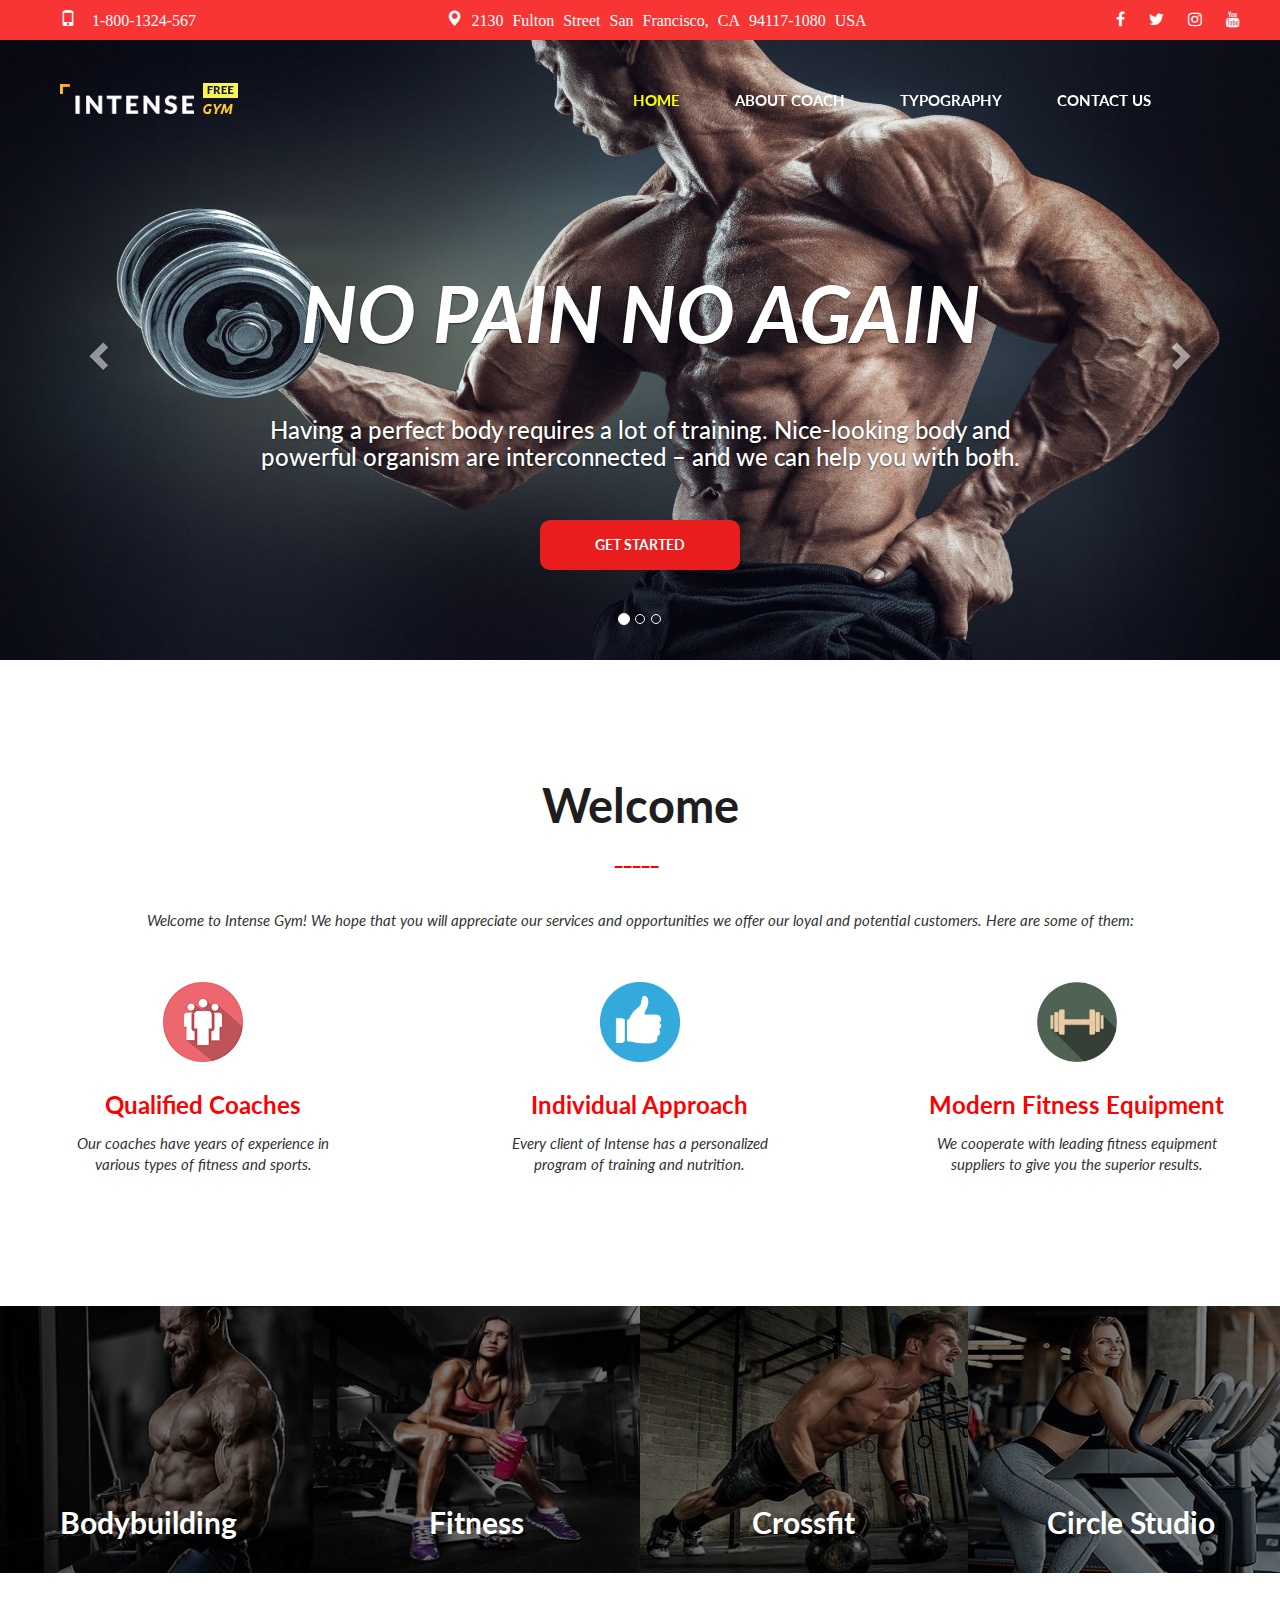
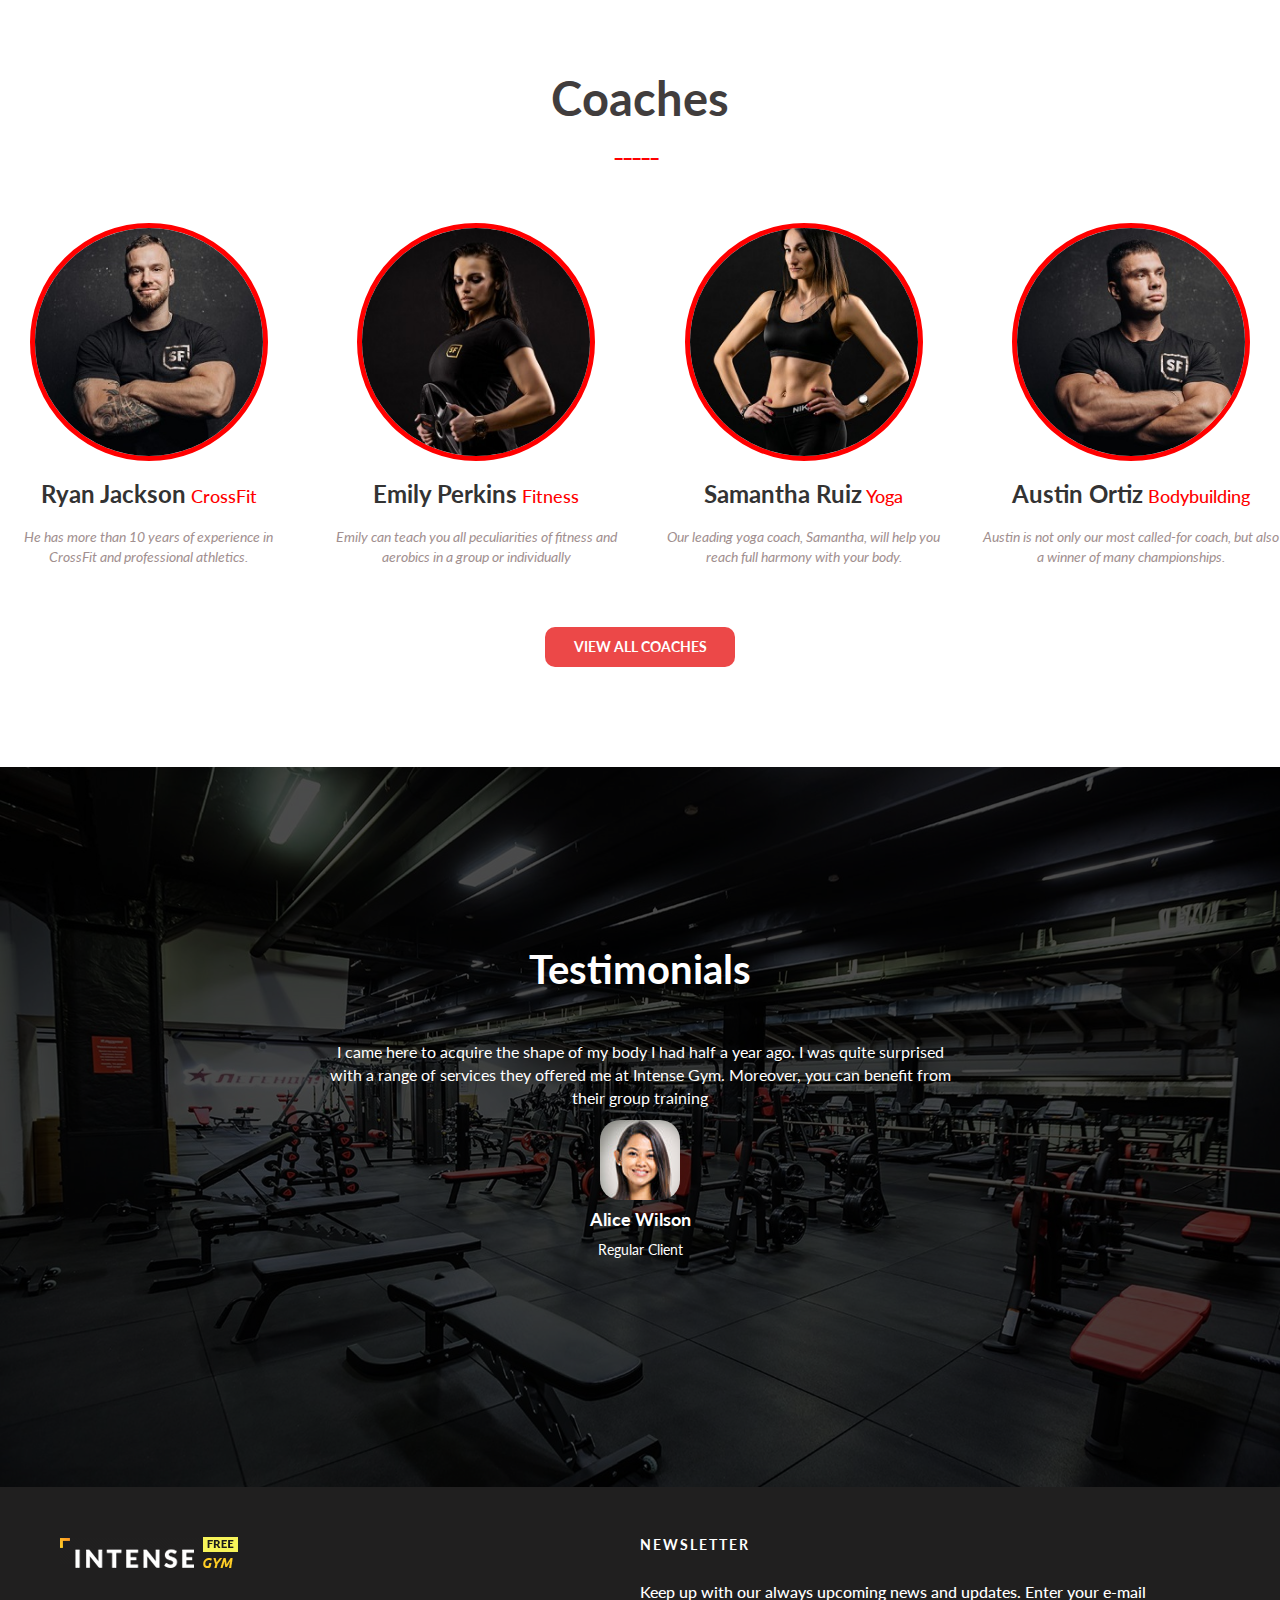
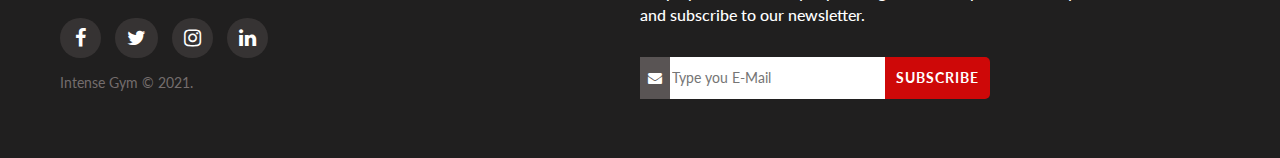
<file: index.html>
<!DOCTYPE html>
<html lang="en">
<head>
    <meta charset="UTF-8">
    <meta http-equiv="X-UA-Compatible" content="IE=edge">
    <meta name="viewport" content="width=device-width, initial-scale=1.0">
    <title >Intense GYM</title>
    <link rel="stylesheet" href="css/bootstrap.min.css">
    <!-- HTML5 shim and Respond.js for IE8 support of HTML5 elements and media queries -->
    <!-- WARNING: Respond.js doesn't work if you view the page via file:// -->
    <!--[if lt IE 9]>
      <script src="https://oss.maxcdn.com/html5shiv/3.7.3/html5shiv.min.js"></script>
      <script src="https://oss.maxcdn.com/respond/1.4.2/respond.min.js"></script>
    <![endif]-->
    <link rel="stylesheet" href="https://maxcdn.bootstrapcdn.com/font-awesome/4.5.0/css/font-awesome.min.css">
    <link rel="preconnect" href="https://fonts.googleapis.com">
    <link rel="preconnect" href="https://fonts.gstatic.com" crossorigin>
    <link href="https://fonts.googleapis.com/css2?family=Lato&display=swap" rel="stylesheet">
    <link rel="stylesheet" href="style.css">
    <script src="1.js" defer></script>
</head>
<body>
   
    <div class="container-fluid red">
        <a href="tel:+1-800-1324-567" class="phone glyphicon glyphicon-phone"> 1-800-1324-567</a>
        <a href="#" class="map glyphicon glyphicon-map-marker"> 2130 Fulton Street San Francisco, CA 94117-1080 USA</a>
            <div class="networks">
                <a href="https://www.facebook.com/" class="social fa fa-facebook"></a>
                <a href="https://twitter.com/" class="social fa fa-twitter"></a>
                <a href="https://www.instagram.com.ua/" class="social fa fa-instagram"></a>
                <a href="https://www.youtube.com/" class="social fa fa-youtube"></a>
            </div>
    </div>

    <!-- Navbar -->
    <div class="container-fluid">   
        <header>
            <nav id="navbar" class="navbar navbar-default navbar-static-top">
                <div class="container-fluid"> 
                    <div class="navbar-header">
                        <button data-target="#myCollapse" data-toggle="collapse" class="navbar-toggle" type="button">       
                        <span class="icon-bar"></span>
                        <span class="icon-bar"></span>
                        <span class="icon-bar"></span>
                        </button>
                        <a href="index.html"><img class="logo-img" src="image/logo.png"></a>
                    </div>
                    <div id="myCollapse" class="collapse navbar-collapse">
                        <ul class="nav navbar-nav">
                            <li><a class="active" href="index.html">Home</a></li>
                            <li><a href="AboutCoach.html">About Coach</a></li>
                            <li><a href="Typography.html">Typography</a></li>
                            <li><a href="ContactUs.html">Contact us</a></li>
                        </ul>
                    </div>
                </div>
            </nav>
        </header>
    </div>

  <!-- Carousel -->
    <div class="container-fluid"> 
        <div id="myCarousel" class="carousel slide carousel-fade slaide" data-ride="carousel">
            <!-- Indicators -->
            <ol class="carousel-indicators">
                <li data-target="#myCarousel" data-slide-to="0" class="active"></li>
                <li data-target="#myCarousel" data-slide-to="1"></li>
                <li data-target="#myCarousel" data-slide-to="2"></li>
            </ol>
            <!-- Wrapper for slides -->
            <div class="carousel-inner">         
                <div class="item active">
                    <img src="image/intro1.jpg">
                        <div class="carousel-caption zapor">
                            <h1 class="title"><i>NO PAIN NO AGAIN</i></h1>
                            <h3 class="title-note">Having a perfect body requires a lot of training. Nice-looking body and powerful organism are interconnected – and we can help you with both.</h3>
                            <button class="btn-red">GET STARTED</button>
                        </div>
                </div>

                <div class="item">
                    <img src="image/intro2.jpg">
                        <div class="carousel-caption">
                            <h1 class="title"><i>NEVER GIVE UP</i></h1>
                            <h3 class="title-note">Every bodybuilder requires a lot of dedication and effort to shape his/her body into something to be proud of. We can give you everything you need for it.</h3>
                            <button class="btn-red">GET STARTED</button>
                        </div>
                </div>

                <div class="item">
                    <img src="image/intro3.jpg">
                        <div class="carousel-caption">
                            <h1 class="title"><i>YOU CAN GO THE DISTANCE</i></h1>
                            <h3 class="title-note">Clients of our gym receive not only necessary equipment for their workouts but also friendly support in achieving their number one training goal.</h3>
                            <button class="btn-red">GET STARTED</button>
                        </div>
                </div>
            </div>
            <!-- Left and right controls -->
            <a class="left carousel-control" href="#myCarousel" data-slide="prev">
                <span class="glyphicon glyphicon-chevron-left"></span>
                <span class="sr-only">Previous</span>
            </a>
            <a class="right carousel-control" href="#myCarousel" data-slide="next">
                <span class="glyphicon glyphicon-chevron-right"></span>
                <span class="sr-only">Next</span>
            </a>
        </div> 
    </div>

        <!-- Welcome -->
    <div class="container-fluid">
        <h1 class="welcome"><b>Welcome</b></h1><span class="line-red">_____</span>
            <p class="info"><i>Welcome to Intense Gym! We hope that you will appreciate our services and opportunities we offer our loyal and potential customers. Here are some of them:</i></p>
    </div>

    <!-- Information -->
    <div class="container-fluid">
        <div class="row">
            <div class="col-md-4">
                <img class="center-block" src="image/people.png" width="80" height="80">
                <h3 class="color-item"><b>Qualified Coaches</b></h3>
                <p class="font-item"><i>Our coaches have years of experience in various types of fitness and sports.</i></p>
            </div>

            <div class="col-md-4">
                <img  class="center-block" src="image/like.jpg" width="80" height="80">
                <h3 class="color-item"><b>Individual Approach</b></h3>
                <p class="font-item"><i>Every client of Intense has a personalized program of training and nutrition.</i></p>
            </div>
        
            <div class="col-md-4">
                <img class="center-block" src="image/Gira.jpg" width="80" height="80">
                <h3 class="color-item"><b>Modern Fitness Equipment</b></h3>
                <p class="font-item"><i>We cooperate with leading fitness equipment suppliers to give you the superior results.</i></p>
            </div>
        </div>
  </div>
    
    <div class="container-fluid" >
        <div class="row">
            <div class="col-md-3 col-sm-6 col-xs-12 stop">
                
                <img class="img-bodybuilder" src="image/bodybuilder.jpg" >
                    <div class="head-bodybuilding"> 
                        <h2 class="bodybuilding">Bodybuilding</h2>
                        <button type="button" class="btn-bodybuilding">Free First Lesson</button>
                    </div>
                 
            </div>
            <div class="col-md-3 col-sm-6 col-xs-12 stop">
                <img class="img-bodybuilder" src="image/fitnes.jpg" >
                <div class="head-bodybuilding">
                    <h2 class="bodybuilding">Fitness</h2>
                    <button type="button" class="btn-bodybuilding">Free First Lesson</button>
                </div>
            </div>
            <div class="col-md-3  col-sm-6 col-xs-12 stop">
                <img class="img-bodybuilder" src="image/crossfit.jpg ">
               <div class="head-bodybuilding">
                    <h2 class="bodybuilding">Crossfit</h2>
                    <button type="button" class="btn-bodybuilding">Free First Lesson</button>
               </div>
            </div>
            <div class="col-md-3  col-sm-6 col-xs-12 stop">
                <img class="img-bodybuilder" src="image/circle round.jpg">
                <div class="head-bodybuilding">
                    <h2 class="bodybuilding">Circle Studio</h2>
                    <button type="button" class="btn-bodybuilding">Free First Lesson</button>
                </div>
            </div>
        </div>
    </div>

        <!-- All Coach -->
    <div class="container-fluid">
        <h1 class="all-coaches"><b>Coaches</b></h1><span class="line-red">_____</span>
        
        <div class="container-fluid">
            <div class="row">
                <div class="col-md-3 col-sm-6">
                    <p class="text-center line-item"><img class="img-circle" src="image/alexg.jpeg" ></p>
                    <h3 class="text-center"><b>Ryan Jackson</b><span class="mini "> CrossFit</span></h3>
                    <p class="text-center exposition"><i>He has more than 10 years of experience in CrossFit and professional athletics.</i></p>
                </div>
    
                <div class="col-md-3 col-sm-6">
                    <p class="text-center line-item"><img class="img-circle" src="image/lilia.jpeg"></p>
                    <h3 class="text-center"><b>Emily Perkins</b><span class="mini"> Fitness</span></h3>
                    <p class="text-center exposition"><i>Emily can teach you all peculiarities of fitness and aerobics in a group or individually</i></p>
                </div>

                <div class="col-md-3 col-sm-6">
                    <p class="text-center line-item"><img class="img-circle" src="image/olena.jpeg"></p>
                    <h3 class="text-center "><b>Samantha Ruiz</b><span class="mini"> Yoga</span></h3>
                    <p class="text-center exposition"><i>Our leading yoga coach, Samantha, will help you reach full harmony with your body.</i></p>
                </div>  
            
                <div class="col-md-3 col-sm-6">
                    <p class="text-center line-item"><img class="img-circle" src="image/vladr.jpeg"></p>
                    <h3 class="text-center"><b>Austin Ortiz</b><span class="mini"> Bodybuilding</span></h3>
                    <p class="text-center exposition"><i>Austin is not only our most called-for coach, but also a winner of many championships.</i></p>
                </div>
            </div>
        </div>
    </div>

    <div class="container-fluid text-center">
        <a href="AboutCoach.html"><button class="btn-view">VIEW  ALL  COACHES</button></a>
    </div>

    <div class="container-fluid">
        <div class="sportzal">
            <img class="img-zal" src="image/sportzal.jpg">
                <div class="client">      
                    <h1 class="head-coment">Testimonials</h1>
                    <p class="coment">I came here to acquire the shape of my body I had half a year ago. I was quite surprised with a range of services they offered me at Intense Gym. Moreover, you can benefit from their group training</p>
                    <p class="text-center"><img class="img-coment" src="image/AliseW.jpg"></p>
                    <h4 class="text-center coment-alica"><b>Alice Wilson</b></h4>
                    <p class="text-center regular-client">Regular Client</p>
                </div>
        </div>
    </div>
        
<!-- footer -->
    <div class="container-fluid footer">
        <footer>
            <div class="row">
                <div class="col-md-6 col-sm-5 col-xs-12">
                    <img class="img-logotype" src="image/logo.png">
                    <div class="box">
                        <a href="https://www.facebook.com/" class="fa fa-facebook link-facebook"></a>
                        <a href="https://twitter.com/" class="fa fa-twitter link-twitter"></a>
                        <a href="https://www.instagram.com.ua/" class="fa fa-instagram link-instagram"></a>
                        <a href="https://www.linkedin.com/" class="fa fa-linkedin link-in"></a>
                    </div>
                    <p class="avtor">Intense Gym © 2021.</p>
                </div>

                <div class="col-md-6 col-sm-7 col-xs-12 newsletter">
                    <h5 class="news">NEWSLETTER</h5>
                    <p class="enter-mail">Keep up with our always upcoming news and updates. Enter your e-mail and subscribe to our newsletter.</p>
                        <div class="box-sizing">
                            <form>
                                <button disabled="disabled" class="btn-letter"><span class="fa fa-envelope"></span></button>
                                <input type="email" class="" placeholder="Type you E-Mail">
                                <button type="submit" class="btn-subscribe">Subscribe</button>
                            </form>
                        </div>
                </div>
            </div>
        </footer>
    </div>

    <div id="top">
        <button  class="btn-up glyphicon glyphicon-chevron-up"></button>
    </div>

    <script src="https://ajax.googleapis.com/ajax/libs/jquery/3.6.0/jquery.min.js"></script>
    <script src="js/bootstrap.min.js"></script>
</body>
</html>
</file>
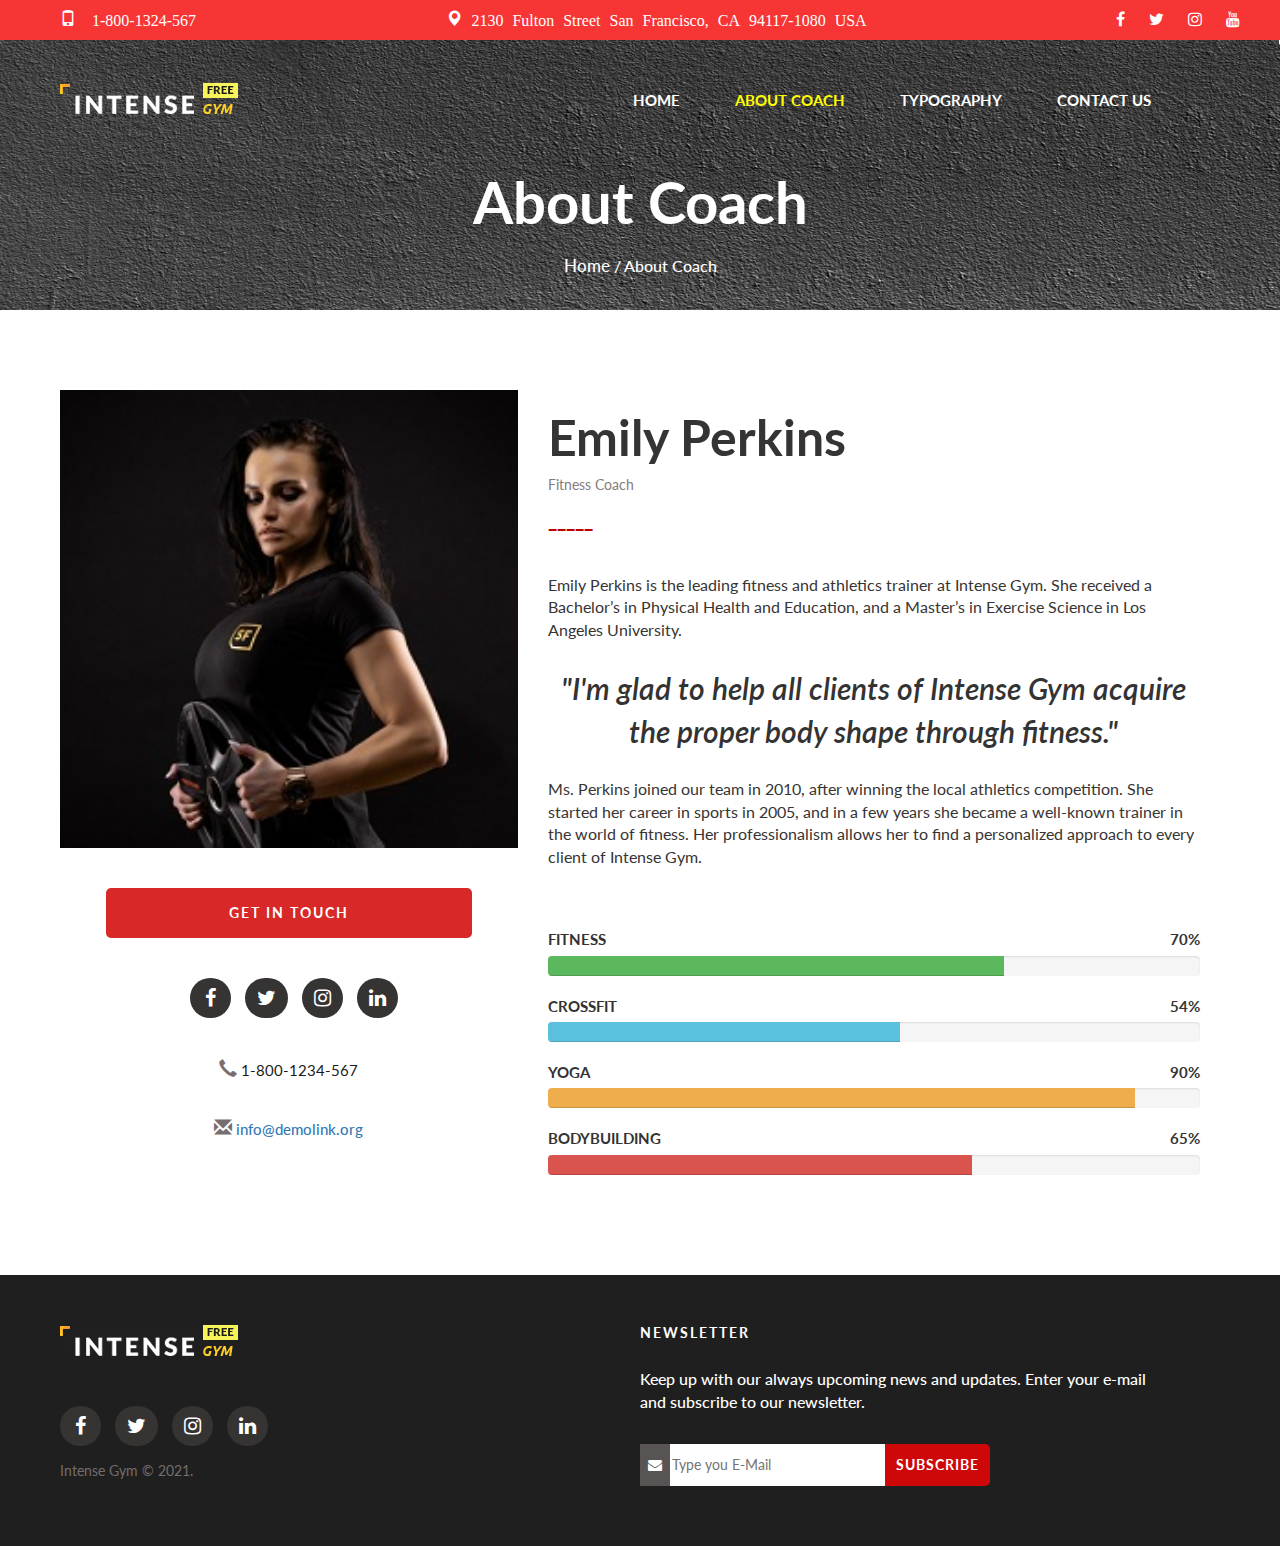
<file: AboutCoach.html>
<!DOCTYPE html>
<html lang="en">
<head>
    <meta charset="UTF-8">
    <meta http-equiv="X-UA-Compatible" content="IE=edge">
    <meta name="viewport" content="width=device-width, initial-scale=1.0">
    <title >Intense GYM</title>
    <link rel="stylesheet" href="css/bootstrap.min.css">
    <!-- HTML5 shim and Respond.js for IE8 support of HTML5 elements and media queries -->
    <!-- WARNING: Respond.js doesn't work if you view the page via file:// -->
    <!--[if lt IE 9]>
      <script src="https://oss.maxcdn.com/html5shiv/3.7.3/html5shiv.min.js"></script>
      <script src="https://oss.maxcdn.com/respond/1.4.2/respond.min.js"></script>
    <![endif]-->
    <link rel="stylesheet" href="https://maxcdn.bootstrapcdn.com/font-awesome/4.5.0/css/font-awesome.min.css">
    <link rel="preconnect" href="https://fonts.googleapis.com">
    <link rel="preconnect" href="https://fonts.gstatic.com" crossorigin>
    <link href="https://fonts.googleapis.com/css2?family=Lato&display=swap" rel="stylesheet">
    <link rel="stylesheet" href="style.css">
    <script src="1.js" defer></script>
</head>
<body>
   
    <div class="container-fluid red">
        <a href="tel:+1-800-1324-567" class="phone glyphicon glyphicon-phone"> 1-800-1324-567</a>
        <a href="#" class="map glyphicon glyphicon-map-marker"> 2130 Fulton Street San Francisco, CA 94117-1080 USA</a>
            <div class="networks">
                <a href="https://www.facebook.com/" class="social fa fa-facebook"></a>
                <a href="https://twitter.com/" class="social fa fa-twitter"></a>
                <a href="https://www.instagram.com.ua/" class="social fa fa-instagram"></a>
                <a href="https://www.youtube.com/" class="social fa fa-youtube"></a>
            </div>
    </div>
    
    <div class="container-fluid">   
        <header>
            <nav id="navbar" class="navbar navbar-default navbar-static-top">
                <div class="container-fluid"> 
                    <div class="navbar-header">
                        <button data-target="#myCollapse" data-toggle="collapse" class="navbar-toggle" type="button">       
                        <span class="icon-bar"></span>
                        <span class="icon-bar"></span>
                        <span class="icon-bar"></span>
                        </button>
                        <a href="index.html"><img class="logo-img" src="image/logo.png"></a>
                    </div>
                    <div id="myCollapse" class="collapse navbar-collapse">
                        <ul class="nav navbar-nav">
                            <li><a href="index.html">Home</a></li>
                            <li><a class="active" href="AboutCoach.html">About Coach</a></li>
                            <li><a href="Typography.html">Typography</a></li>
                            <li><a href="ContactUs.html">Contact us</a></li>
                        </ul>
                    </div>
                </div>
            </nav>
        </header>
    </div>

    <div class="container-fluid">
        <div class="intro-page">
            <img class="img-textura" src="image/textura.png">
                <div class="paragraf">    
                    <h1 class="about-coach">About Coach</h1>
                    <a href="index.html" class="btn-home">Home </a><span class="page-two">/ About Coach</span>
                </div> 
        </div>      
    </div>
      
    <div class="container-fluid">
        <div class="row shift">
            <div class="col-md-5 col-sm-5">
                <img class="img-emili" src="image/lilia.jpeg">
                <a href="ContactUs.html"><button class="btn-emili">Get in touch</button></a>
                <div class="network-social">
                    <a href="https://www.facebook.com/" class="fa fa-facebook link-facebook"></a>
                    <a href="https://twitter.com/" class="fa fa-twitter link-twitter"></a>
                    <a href="https://www.instagram.com.ua/" class="fa fa-instagram link-instagram"></a>
                    <a href="https://www.linkedin.com/" class="fa fa-linkedin link-in"></a>
                </div>

                <p class="call"><span class="call glyphicon glyphicon-earphone"></span><a href="tel:+1-800-1234-567" class="tel"> 1-800-1234-567</a><br></p>
                <p class="letter"><span class="letter glyphicon glyphicon-envelope"></span><a href="mailto:info@demolink.org" class="gmail"> info@demolink.org</a></p>
            </div>

            <div class="col-md-7 col-sm-7">
                <h1 class="emily">Emily Perkins</h1>
                <p class="fitnes">Fitness Coach</p>
                <span class="underlining">_____</span>

                <p class="working">Emily Perkins is the leading fitness and athletics trainer at Intense Gym. She received a Bachelor’s in Physical Health and Education, and a Master’s in Exercise Science in Los Angeles University.</p>
                <p class="quote"><i>"I'm glad to help all clients of Intense Gym acquire the proper body shape through fitness."</i></p>
                <p class="perkis">Ms. Perkins joined our team in 2010, after winning the local athletics competition. She started her career in sports in 2005, and in a few years she became a well-known trainer in the world of fitness. Her professionalism allows her to find a personalized approach to every client of Intense Gym.</p>

                <label class="training">Fitness</label><span class="interest">70%</span>
                    <div class="progress">
                        <div class="progress-bar progress-bar-success" role="progressbar" aria-valuenow="70"
                            aria-valuemin="0" aria-valuemax="100" style="width:70%">
                         </div>
                    </div>

                <label class="training">Crossfit</label><span class="interest">54%</span>
                    <div class="progress">
                        <div class="progress-bar progress-bar-info" role="progressbar" aria-valuenow="54"
                            aria-valuemin="0" aria-valuemax="100" style="width:54%">
                        </div>
                    </div>

                <label class="training">Yoga</label><span class="interest">90%</span>
                    <div class="progress">
                        <div class="progress-bar progress-bar-warning" role="progressbar" aria-valuenow="87"
                            aria-valuemin="0" aria-valuemax="100" style="width:90%">
                        </div>
                    </div>

                <label class="training">Bodybuilding</label><span class="interest">65%</span>
                    <div class="progress">
                        <div class="progress-bar progress-bar-danger" role="progressbar" aria-valuenow="65"
                            aria-valuemin="0" aria-valuemax="100" style="width:65%">
                        </div>
                    </div>
                    
            </div>
        </div>
    </div>

    <div class="container-fluid footer">
        <footer>
            <div class="row">
                <div class="col-md-6 col-sm-5 col-xs-12">
                    <img class="img-logotype" src="image/logo.png">
                    <div class="box">
                        <a href="https://www.facebook.com/" class="fa fa-facebook link-facebook"></a>
                        <a href="https://twitter.com/" class="fa fa-twitter link-twitter"></a>
                        <a href="https://www.instagram.com.ua/" class="fa fa-instagram link-instagram"></a>
                        <a href="https://www.linkedin.com/" class="fa fa-linkedin link-in"></a>
                    </div>
                    <p class="avtor">Intense Gym © 2021.</p>
                </div>

                <div class="col-md-6 col-sm-7 col-xs-12 newsletter">
                    <h5 class="news">NEWSLETTER</h5>
                    <p class="enter-mail">Keep up with our always upcoming news and updates. Enter your e-mail and subscribe to our newsletter.</p>
                        <div class="box-sizing">
                            <form>
                                <button disabled="disabled" class="btn-letter"><span class="fa fa-envelope"></span></button>
                                <input type="email" class="" placeholder="Type you E-Mail">
                                <button type="submit" class="btn-subscribe">Subscribe</button>
                            </form>
                        </div>
                </div>
            </div>
        </footer>
    </div>
    
    <div id="top">
        <button  class="btn-up glyphicon glyphicon-chevron-up"></button>
    </div>

    <script src="https://ajax.googleapis.com/ajax/libs/jquery/3.6.0/jquery.min.js"></script>
    <script src="js/bootstrap.min.js"></script>
</body>
</html>
</file>
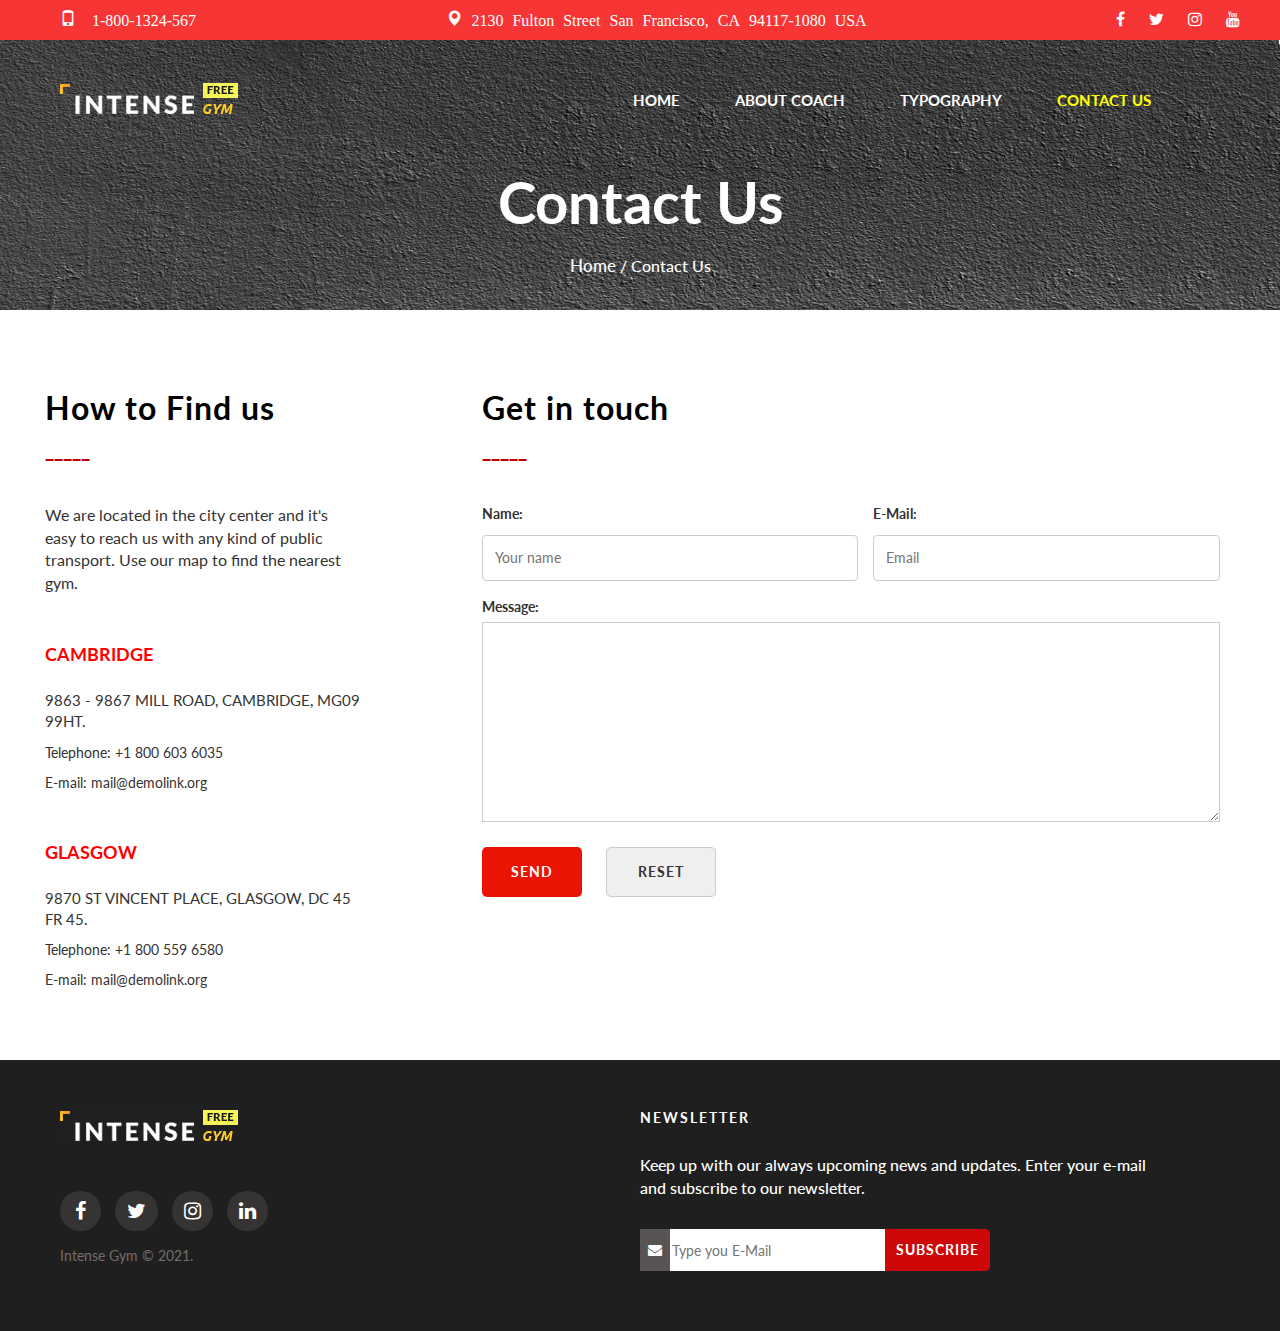
<file: ContactUs.html>
<!DOCTYPE html>
<html lang="en">
<head>
    <meta charset="UTF-8">
    <meta http-equiv="X-UA-Compatible" content="IE=edge">
    <meta name="viewport" content="width=device-width, initial-scale=1.0">
    <title >Intense GYM</title>
    <link rel="stylesheet" href="css/bootstrap.min.css">
    <!-- HTML5 shim and Respond.js for IE8 support of HTML5 elements and media queries -->
    <!-- WARNING: Respond.js doesn't work if you view the page via file:// -->
    <!--[if lt IE 9]>
      <script src="https://oss.maxcdn.com/html5shiv/3.7.3/html5shiv.min.js"></script>
      <script src="https://oss.maxcdn.com/respond/1.4.2/respond.min.js"></script>
    <![endif]-->
    <link rel="stylesheet" href="https://maxcdn.bootstrapcdn.com/font-awesome/4.5.0/css/font-awesome.min.css">
    <link rel="preconnect" href="https://fonts.googleapis.com">
    <link rel="preconnect" href="https://fonts.gstatic.com" crossorigin>
    <link href="https://fonts.googleapis.com/css2?family=Lato&display=swap" rel="stylesheet">
    <link rel="stylesheet" href="style.css">
    <script src="1.js" defer></script>
</head>
<body>
    
    <div class="container-fluid red">
        <a href="tel:+1-800-1324-567" class="phone glyphicon glyphicon-phone"> 1-800-1324-567</a>
        <a href="#" class="map glyphicon glyphicon-map-marker"> 2130 Fulton Street San Francisco, CA 94117-1080 USA</a>
            <div class="networks">
                <a href="https://www.facebook.com/" class="social fa fa-facebook"></a>
                <a href="https://twitter.com/" class="social fa fa-twitter"></a>
                <a href="https://www.instagram.com.ua/" class="social fa fa-instagram"></a>
                <a href="https://www.youtube.com/" class="social fa fa-youtube"></a>
            </div>
    </div>
    
    <div class="container-fluid">   
        <header>
            <nav id="navbar" class="navbar navbar-default navbar-static-top">
                <div class="container-fluid"> 
                    <div class="navbar-header">
                        <button data-target="#myCollapse" data-toggle="collapse" class="navbar-toggle" type="button">       
                        <span class="icon-bar"></span>
                        <span class="icon-bar"></span>
                        <span class="icon-bar"></span>
                        </button>
                        <a href="index.html"><img class="logo-img" src="image/logo.png"></a>
                    </div>
                    <div id="myCollapse" class="collapse navbar-collapse">
                        <ul class="nav navbar-nav">
                            <li><a href="index.html">Home</a></li>
                            <li><a href="AboutCoach.html">About Coach</a></li>
                            <li><a href="Typography.html">Typography</a></li>
                            <li><a class="active" href="ContactUs.html">Contact us</a></li>
                        </ul>
                    </div>
                </div>
            </nav>
        </header>
    </div>

    <div class="container-fluid">
        <div class="intro-page">
            <img class="img-textura" src="image/textura.png">
            <div class="paragraf">    
                <h1 class="about-coach">Contact Us</h1>
                <a href="index.html" class="btn-home">Home </a><span class="page-two">/ Contact Us</span>
            </div> 
        </div>      
    </div>

    <div class="container-fluid">
        <div class="row">
            <div class="col-md-4 col-sm-4 now-to-find">
                <h3 class="find">How to Find us</h3><span class="underlining">_____</span>
                <p class="city-center">We are located in the city center and it's easy to reach us with any kind of public transport. Use our map to find the nearest gym.</p>
                    
                    <h4 class="city-cambridge">CAMBRIDGE</h4>
                    <p class="addressa">9863 - 9867 MILL ROAD, CAMBRIDGE, MG09 99HT.</p>
                    <p>Telephone: <a class="number" href="tel:+1 800 603 6035">+1 800 603 6035</a></p>
                    <p>E-mail: <a class="number" href="mailto:mail@demolink.org">mail@demolink.org</a></p>
                        
                        <h4 class="city-glasgow">GLASGOW</h4>
                        <p class="addressa">9870 ST VINCENT PLACE, GLASGOW, DC 45 FR 45.</p>
                        <p>Telephone: <a class="number" href="tel:+1 800 559 6580">+1 800 559 6580</a></p>
                        <p>E-mail: <a class="number" href="mailto:mail@demolink.org">mail@demolink.org</a></p>
            </div>
        
            <div class="col-md-8 col-sm-8 now-to-find margin-top">
                <h2 class="find">Get in touch</h2><span class="underlining">_____</span>
                <form class="contacts" action="action_page.php" >
                    <div class="col-md-6 padding">
                        <label for="fname">Name:</label>
                        <div>
                            <input type="text" id="fname" name="firstname" placeholder="Your name">
                        </div>
                    </div>

                    <div class="col-md-6 padd-down">
                        <label for="lname">E-Mail:</label>
                        <div>
                            <input type="email" id="lname" name="lastname" placeholder="Email">
                        </div>
                    </div>

                    <label for="subject">Message:</label>
                        <div>
                            <textarea id="subject" name="subject" style="height:200px; width: 98%;"></textarea>
                        </div>

                    <input type="submit" value="Send">
                    <button type="submit">Reset</button>
                </form>
            </div>
        </div>
    </div>

    <div class="container-fluid footer">
        <footer>
            <div class="row">
                <div class="col-md-6 col-sm-5 col-xs-12">
                    <img class="img-logotype" src="image/logo.png">
                    <div class="box">
                        <a href="https://www.facebook.com/" class="fa fa-facebook link-facebook"></a>
                        <a href="https://twitter.com/" class="fa fa-twitter link-twitter"></a>
                        <a href="https://www.instagram.com.ua/" class="fa fa-instagram link-instagram"></a>
                        <a href="https://www.linkedin.com/" class="fa fa-linkedin link-in"></a>
                    </div>
                    <p class="avtor">Intense Gym © 2021.</p>
                </div>

                <div class="col-md-6 col-sm-7 col-xs-12 newsletter">
                    <h5 class="news">NEWSLETTER</h5>
                    <p class="enter-mail">Keep up with our always upcoming news and updates. Enter your e-mail and subscribe to our newsletter.</p>
                        <div class="box-sizing">
                            <form>
                                <button disabled="disabled" class="btn-letter"><span class="fa fa-envelope"></span></button>
                                <input type="email" class="" placeholder="Type you E-Mail">
                                <button type="submit" class="btn-subscribe">Subscribe</button>
                            </form>
                        </div>
                </div>
            </div>
        </footer>
    </div>

    <div id="top">
        <button  class="btn-up glyphicon glyphicon-chevron-up"></button>
    </div>

    <script src="https://ajax.googleapis.com/ajax/libs/jquery/3.6.0/jquery.min.js"></script>
    <script src="js/bootstrap.min.js"></script>
</body>
</html>
</file>
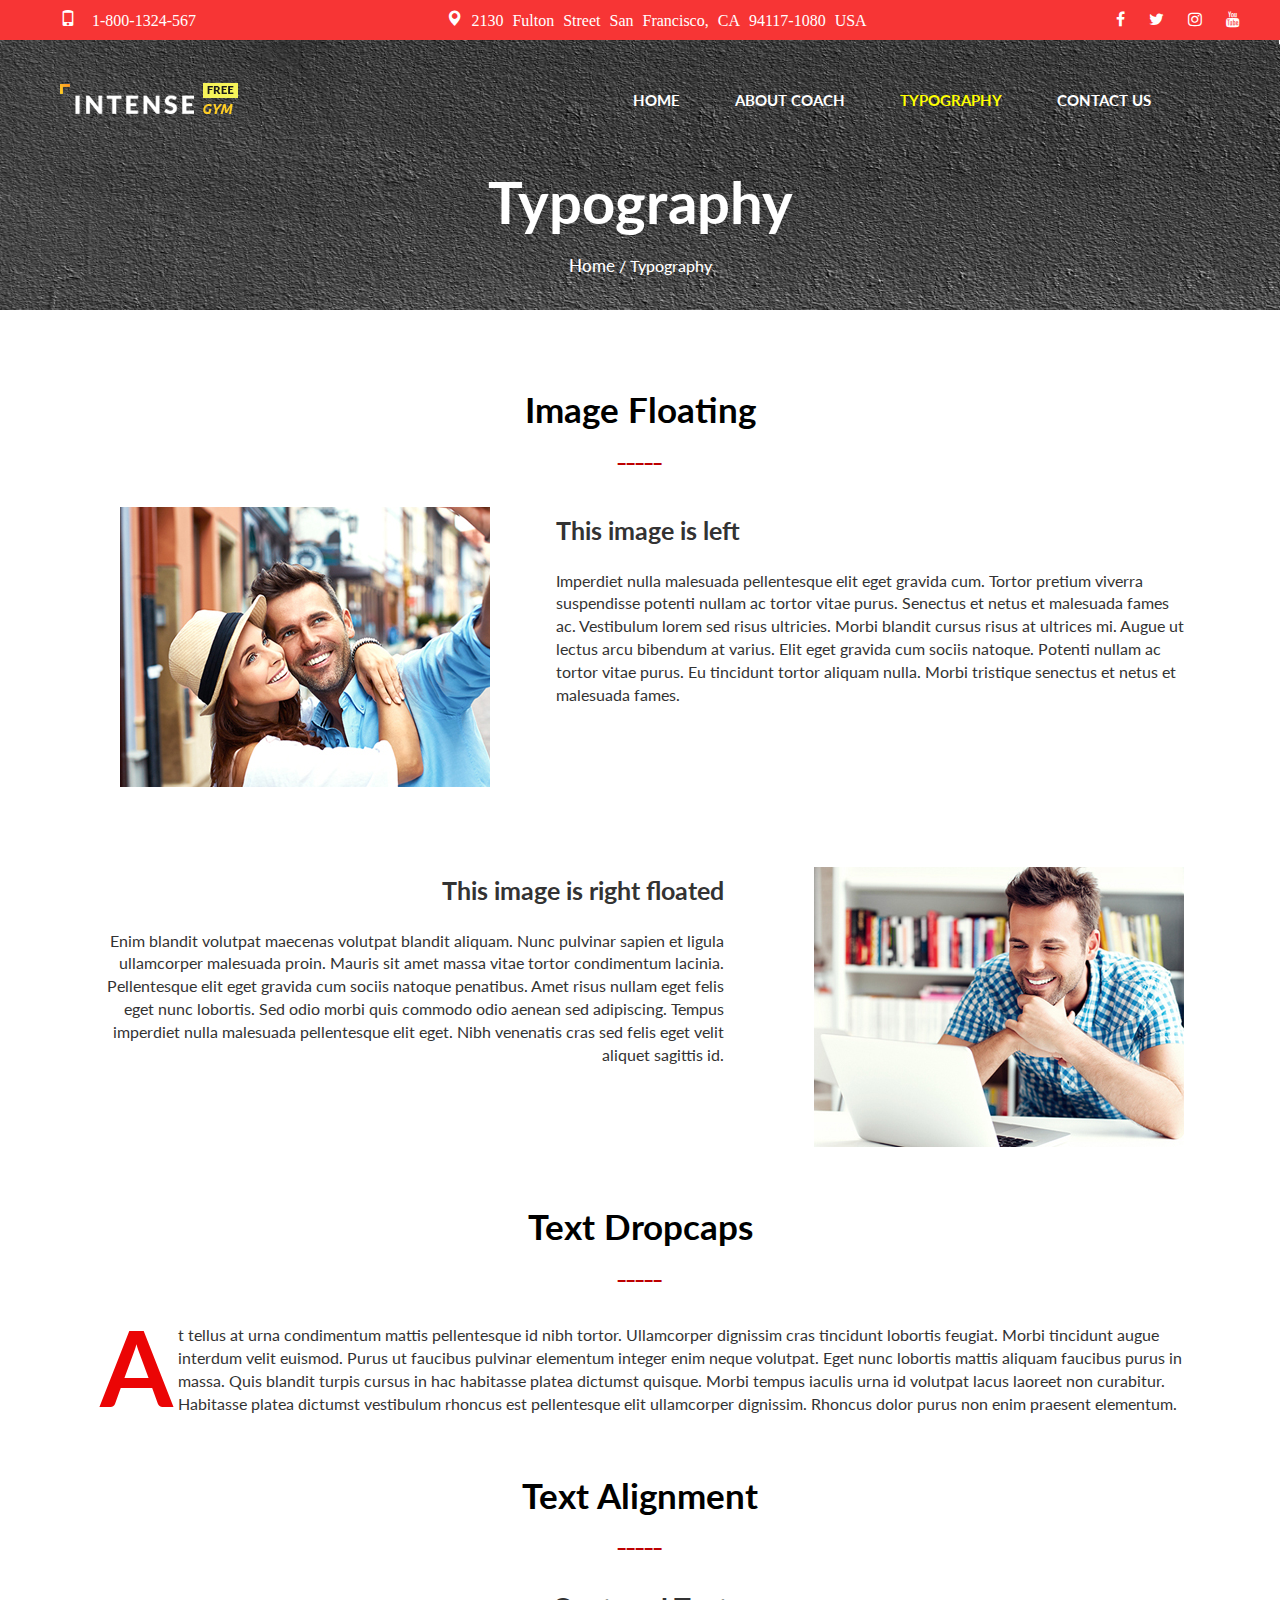
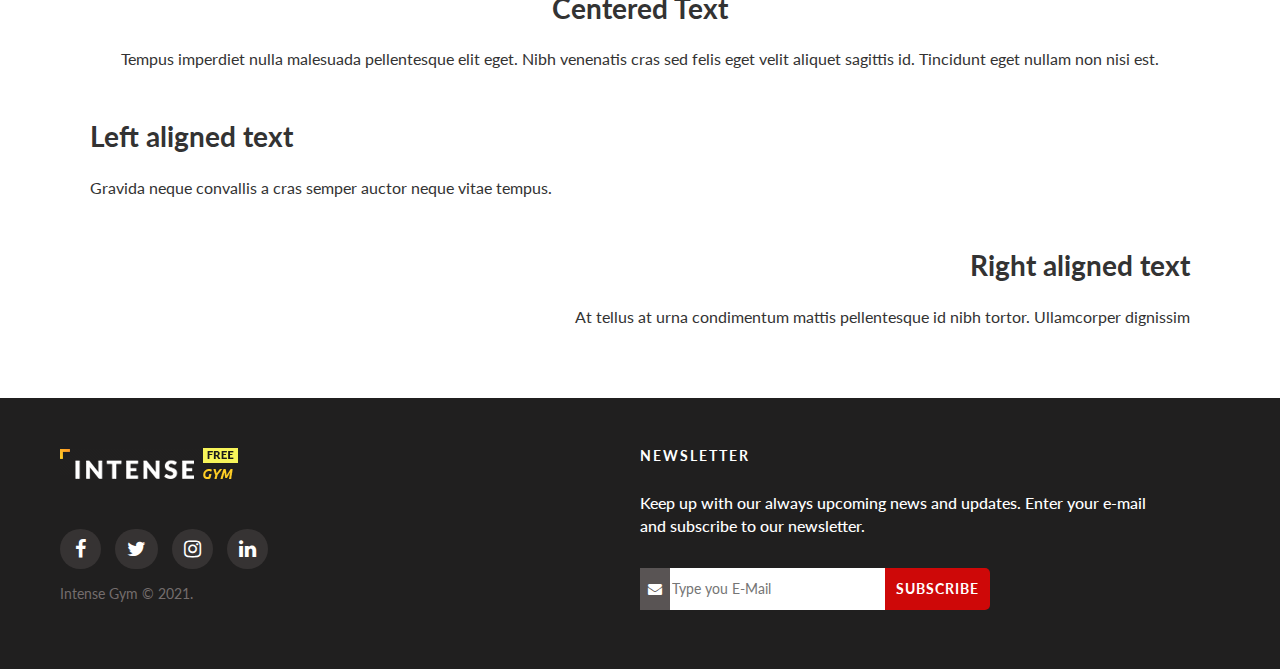
<file: Typography.html>
<!DOCTYPE html>
<html lang="en">
<head>
    <meta charset="UTF-8">
    <meta http-equiv="X-UA-Compatible" content="IE=edge">
    <meta name="viewport" content="width=device-width, initial-scale=1.0">
    <title >Intense GYM</title>
    <link rel="stylesheet" href="css/bootstrap.min.css">
    <!-- HTML5 shim and Respond.js for IE8 support of HTML5 elements and media queries -->
    <!-- WARNING: Respond.js doesn't work if you view the page via file:// -->
    <!--[if lt IE 9]>
      <script src="https://oss.maxcdn.com/html5shiv/3.7.3/html5shiv.min.js"></script>
      <script src="https://oss.maxcdn.com/respond/1.4.2/respond.min.js"></script>
    <![endif]-->
    <link rel="stylesheet" href="https://maxcdn.bootstrapcdn.com/font-awesome/4.5.0/css/font-awesome.min.css">
    <link rel="preconnect" href="https://fonts.googleapis.com">
    <link rel="preconnect" href="https://fonts.gstatic.com" crossorigin>
    <link href="https://fonts.googleapis.com/css2?family=Lato&display=swap" rel="stylesheet">
    <link rel="stylesheet" href="style.css">
    <script src="1.js" defer></script>
</head>
<body>

    <div class="container-fluid red">
        <a href="tel:+1-800-1324-567" class="phone glyphicon glyphicon-phone"> 1-800-1324-567</a>
        <a href="#" class="map glyphicon glyphicon-map-marker"> 2130 Fulton Street San Francisco, CA 94117-1080 USA</a>
            <div class="networks">
                <a href="https://www.facebook.com/" class="social fa fa-facebook"></a>
                <a href="https://twitter.com/" class="social fa fa-twitter"></a>
                <a href="https://www.instagram.com.ua/" class="social fa fa-instagram"></a>
                <a href="https://www.youtube.com/" class="social fa fa-youtube"></a>
            </div>
    </div>
    
    <div class="container-fluid">   
        <header>
            <nav id="navbar" class="navbar navbar-default navbar-static-top">
                <div class="container-fluid"> 
                    <div class="navbar-header">
                        <button data-target="#myCollapse" data-toggle="collapse" class="navbar-toggle" type="button">       
                        <span class="icon-bar"></span>
                        <span class="icon-bar"></span>
                        <span class="icon-bar"></span>
                        </button>
                        <a href="index.html"><img class="logo-img" src="image/logo.png"></a>
                    </div>
                    <div id="myCollapse" class="collapse navbar-collapse">
                        <ul class="nav navbar-nav">
                            <li><a  href="index.html">Home</a></li>
                            <li><a href="AboutCoach.html">About Coach</a></li>
                            <li><a class="active" href="Typography.html">Typography</a></li>
                            <li><a href="ContactUs.html">Contact us</a></li>
                        </ul>
                    </div>
                </div>
            </nav>
        </header>
    </div>

    <div class="container-fluid">
        <div class="intro-page">
            <img class="img-textura" src="image/textura.png">
            <div class="paragraf">    
                <h1 class="about-coach">Typography</h1>
                <a href="index.html" class="btn-home">Home </a><span class="page-two">/ Typography</span>
            </div> 
        </div>      
    </div>


    <div class="container-fluid pad-image">
        <h1 class="img-floating">Image Floating</h1>
        <span class="line-red-long">_____</span>
            <div class="row">
                <div class="col-md-5 col-sm-5">
                    <img  class="img-people" src="image/people.jpg">
                </div>

                <div class="col-md-7 col-sm-7">
                    <h3 class="img-left">This image is left</h3>
                    <p class="text-note">Imperdiet nulla malesuada pellentesque elit eget gravida cum. Tortor pretium viverra suspendisse potenti nullam ac tortor vitae purus. Senectus et netus et malesuada fames ac. Vestibulum lorem sed risus ultricies. Morbi blandit cursus risus at ultrices mi. Augue ut lectus arcu bibendum at varius. Elit eget gravida cum sociis natoque. Potenti nullam ac tortor vitae purus. Eu tincidunt tortor aliquam nulla. Morbi tristique senectus et netus et malesuada fames.</p>
                </div>

            </div>

            <div class="row">
                <div class="col-md-7 col-sm-7">
                    <h3 class="img-right">This image is right floated</h3>
                    <p class="text-note-right">Enim blandit volutpat maecenas volutpat blandit aliquam. Nunc pulvinar sapien et ligula ullamcorper malesuada proin. Mauris sit amet massa vitae tortor condimentum lacinia. Pellentesque elit eget gravida cum sociis natoque penatibus. Amet risus nullam eget felis eget nunc lobortis. Sed odio morbi quis commodo odio aenean sed adipiscing. Tempus imperdiet nulla malesuada pellentesque elit eget. Nibh venenatis cras sed felis eget velit aliquet sagittis id.</p>
                </div>

                <div class="col-md-5 col-sm-5">
                    <img class="img-people img-padding" src="image/people2.jpg">
                </div>
            </div>

            <h1 class="img-floating">Text Dropcaps</h1>
            <span class="line-red-long">_____</span>
                <div>
                    <span class="word-a">A </span><p class="note-dropcaps">t tellus at urna condimentum mattis pellentesque id nibh tortor. Ullamcorper dignissim cras tincidunt lobortis feugiat. Morbi tincidunt augue interdum velit euismod. Purus ut faucibus pulvinar elementum integer enim neque volutpat. Eget nunc lobortis mattis aliquam faucibus purus in massa. Quis blandit turpis cursus in hac habitasse platea dictumst quisque. Morbi tempus iaculis urna id volutpat lacus laoreet non curabitur. Habitasse platea dictumst vestibulum rhoncus est pellentesque elit ullamcorper dignissim. Rhoncus dolor purus non enim praesent elementum.</p>
                </div>

            <h1 class="img-floating-top">Text Alignment</h1>
            <p class="line-red-long">_____</p>
            <div>
                <h3 class="txt-center">Centered Text</h3>
                <p class="txt-note-center">Tempus imperdiet nulla malesuada pellentesque elit eget. Nibh venenatis cras sed felis eget velit aliquet sagittis id. Tincidunt eget nullam non nisi est.</p>

                <h3 class="txt-left">Left aligned text</h3>
                <p class="txt-left-note">Gravida neque convallis a cras semper auctor neque vitae tempus.</p>

                <h3 class="txt-right">Right aligned text</h3>
                <p class="txt-right-note">At tellus at urna condimentum mattis pellentesque id nibh tortor. Ullamcorper dignissim</p>
            </div>
    <div>
        
        
        
        
    </div>
    </div>

    <div class="container-fluid footer">
        <footer>
            <div class="row">
                <div class="col-md-6 col-sm-5 col-xs-12">
                    <img class="img-logotype" src="image/logo.png">
                    <div class="box">
                        <a href="https://www.facebook.com/" class="fa fa-facebook link-facebook"></a>
                        <a href="https://twitter.com/" class="fa fa-twitter link-twitter"></a>
                        <a href="https://www.instagram.com.ua/" class="fa fa-instagram link-instagram"></a>
                        <a href="https://www.linkedin.com/" class="fa fa-linkedin link-in"></a>
                    </div>
                    <p class="avtor">Intense Gym © 2021.</p>
                </div>

                <div class="col-md-6 col-sm-7 col-xs-12 newsletter">
                    <h5 class="news">NEWSLETTER</h5>
                    <p class="enter-mail">Keep up with our always upcoming news and updates. Enter your e-mail and subscribe to our newsletter.</p>
                        <div class="box-sizing">
                            <form>
                                <button disabled="disabled" class="btn-letter"><span class="fa fa-envelope"></span></button>
                                <input type="email" class="" placeholder="Type you E-Mail">
                                <button type="submit" class="btn-subscribe">Subscribe</button>
                            </form>
                        </div>
                </div>
            </div>
        </footer>
    </div>

    <div id="top">
        <button  class="btn-up glyphicon glyphicon-chevron-up"></button>
    </div>

    <script src="https://ajax.googleapis.com/ajax/libs/jquery/3.6.0/jquery.min.js"></script>
    <script src="js/bootstrap.min.js"></script>
</body>
</html>
</file>
<file: style.css>
body {
    font-family: 'Lato', sans-serif;
}

.container-fluid {
    padding: 0;
    max-width: 100%;
    overflow: hidden;
}

.red {
    background-color: #f73535;
    padding: 10px 0;
}

.phone {
    color: rgb(255, 255, 255);
    padding-left: 60px;
    font-size: 16px;
    width: 33%;
}

.phone:hover {
    color: yellow;
    text-decoration: none;
}

.map {
    color: rgb(255, 255, 255);
    font-size: 16px;
    word-spacing: -7px;
    padding-left: 20px;
    width: 52%;
}

.map:hover {
    color: yellow;
    text-decoration: none;
}

.networks {
    width: 14%;
    display: inline-block;
}

.social {
    padding-left: 20px;
    color: white;
    font-size: 16px;
}

.social:hover {
    color: yellow;
    text-decoration: none;
}

.navbar {
    position: absolute;
    background-color: transparent;
    border-color: transparent;
    padding: 35px 0;
}

.carousel {
    position: relative;
}

.navbar-header{
    padding-left: 60px;
    padding-top: 8px;
}

.navbar-default .navbar-nav > li > a {
    color: rgb(255, 255, 255);
    font-size: 15px;
    font-weight: 700;
    text-transform: uppercase;
    margin-right: 25px;
}

.navbar-default .navbar-nav > li > .active{
    color: #ffff00;
}

.navbar-default .navbar-nav > li > a:hover {
    color: #ffff00;
}

.navbar-default .collapse {
    float: left;
}
.navbar-toggle {
    margin-right: 30px;
}
 .nav {
    width: 950px;
    margin-left: 40%;
}

.glue {
    position: fixed;
    top: 0;
    width: 100%;
    background-color: rgb(32, 31, 31);
    border-color: rgb(32, 31, 31);
    padding: 15px 0;
    -o-transition: .3s;
    transition: .3s;
}

.carousel-inner > .item > img {
    width:100%;
    height:620px;
}

.title {
    font-size: 78px;
    font-weight: 700;
    padding-bottom: 40px;
}

.btn-red {
    width: 200px;
    height: 50px;
    background-color: rgb(233, 29, 29);
    border-style: none;
    border-radius: 10px;
    font-weight: 700;
    margin: 40px 0;
}

.btn-red:hover {
    background-color: yellow;
    color: black;
    font-weight: 700;
}

.welcome{
    color: rgb(31, 29, 29);
    padding-top: 100px;
    text-align: center;
    font-size: 47px;
}

.line-red {
    color: red;
    font-weight: 700;
    font-size: 20px;
    padding-left: 48%;
}

.info {
    font-size: 15px;
    padding: 40px 100px;
    text-align: center;
}

.img-bodybuilder {
    width: 100%;
    float: left;
    position: relative; 
}

.stop {
    padding: 0;
}
.bodybuilding {
    color: rgb(255, 255, 255);
    font-weight: 700;
    text-align: center;
    padding-top: 180px;
}

.head-bodybuilding {
    width: 100%;
    height: auto;
    position: absolute;
    background: rgb(0, 0, 0, 0.5);
}

.btn-bodybuilding {
    color: white;
    width: 72%;
    height: 40px;
    background-color: rgb(238, 45, 45);
    border: none;
    border-radius: 10px;
    margin-left: 50px;
    text-transform: uppercase;
    font-weight: 700;
    margin-top: 45px;  
}

.head-bodybuilding:hover .bodybuilding {
    -o-transition: all ease 0.5s;
    transition: all ease 0.5s;
    color: yellow;
    -webkit-transform: translateY(-60px);
    transform: translateY(-60px);
}
.head-bodybuilding:hover .btn-bodybuilding {
    -o-transition: all ease 0.5s;
    transition: all ease 0.5s;
    -webkit-transform: translateY(-95px);
    transform: translateY(-95px);
}
.btn-bodybuilding:hover {
    color: black;
    font-weight: 700;
    background-color: yellow;
}

.color-item {
    color: red;
    padding-top: 10px;
    text-align: center;
}

.font-item {
    padding: 5px 60px 120px 60px;
    text-align: center;
    font-size: 15px;
}

.img-circle {
    border: 5px solid red;
    width: 80%;
}

.line-item {
    margin-top: 60px;
} 

.mini {
    color: red;
    font-size: 18px;
}

.exposition {
    color: rgb(161, 143, 143);
    padding-top: 10px;
}

.all-coaches{
    color: rgb(65, 61, 61);
    padding-top: 80px;
    text-align: center;
    font-size: 47px;
}

.btn-view{
    width: 190px;
    height: 40px;
    background-color: rgb(236, 72, 72);
    color: white;
    border: none;
    border-radius: 10px;
    font-weight: 700;
    margin-top: 50px;
    margin-bottom: 100px;
}

.sportzal {
    position: relative;
}

.sportzal::before {
    content: '';
    position: absolute;
    top: 0;
    left: 0;
    right: 0;
    bottom: 0;
    background-color: rgba(0,0,0,0.7);  
}

.img-zal {
    width: 100%;
    height: auto;
}

.client {
    position: absolute;
    top: 0px;
	left: 0px;
    width: 100%;
    height: auto;
    color: rgb(255, 255, 255);
}

.head-coment {
    text-align: center;
    font-size: 40px;
    font-weight: 700;
    padding-top: 160px;
    padding-bottom: 40px;
}

.coment {
    text-align: center;
    font-size: 16px;
    padding: 0 25%;
}

.img-coment {
    border-radius: 20px;
}

            /* footer */
.footer {
    background-color: rgb(32, 31, 31);
    width: 100%;
    height: auto;
    padding-bottom: 40px;
}

.img-logotype {
    padding: 50px 0 50px 60px;
}

.box {
    padding-left: 50px;
}

.link-facebook {
    padding: 10px 15px;
    border-radius: 120px;
    background-color: rgb(54, 51, 51);
    text-align: center;
    font-size: 20px;
    color: white;
    margin-left: 10px;
}

.link-facebook:hover {
    text-decoration: none;
    background: #3B5998;
    color: white;
}

.link-twitter {
    padding: 10px 12px;
    border-radius: 120px;
    background-color: rgb(54, 51, 51);
    text-align: center;
    font-size: 20px;
    color: white;
    margin-left: 10px;
}

.link-twitter:hover {
    text-decoration: none;
    background: #55ACEE;
    color: white;
}

.link-instagram {
    padding: 10px 12px;
    border-radius: 120px;
    background-color: rgb(54, 51, 51);
    text-align: center;
    font-size: 20px;
    color: white;
    margin-left: 10px;
}

.link-instagram:hover {
    text-decoration: none;
    background: #ea4c89;
    color: white;
}

.link-in {
    padding: 10px 12px;
    border-radius: 120px;
    background-color: rgb(54, 51, 51);
    text-align: center;
    font-size: 20px;
    color: white;
    margin-left: 10px;
}

.link-in:hover {
    text-decoration: none;
    background: #007bb5;
    color: white;
}

.avtor {
    color: rgb(116, 109, 109);
    font-size: 14px;
    padding: 15px 60px;
}

.newsletter {
    padding: 40px 40px 50px 0;
}

.news {
    color: white;
    font-weight: 700;
    letter-spacing: 2px;
}

.enter-mail {
    color: white;
    font-size: 16px;
    font-weight: 500;
    padding: 18px 80px 20px 0;
}

.box-sizing {
    -webkit-box-sizing: border-box;
    -moz-box-sizing: border-box;
    box-sizing: border-box;
    position: absolute;
}

.box-sizing form {
    position: relative;
    width: 350px;
    margin: 0 auto;
  }

.box-sizing input {
    width: 310px;
    height: 42px;
    margin-left: 30px;
    border: none;
    border-radius: 0 5px 5px 0;
    outline: none;
}

.box-sizing .btn-subscribe {
    position: absolute; 
    top: 0;
    right: 0px;
    width: 105px;
    height: 42px;
    border: none;
    background: rgb(206, 8, 8);
    border-radius: 0 5px 5px 0;
    cursor: pointer;
    color: white;
    text-transform: uppercase;
    font-weight: 700;
    letter-spacing: 1px;
}

.btn-subscribe:hover {
    background: rgb(211, 211, 49);
    color: black;
}
 
.box-sizing .btn-letter {
    width: 30px;
    height: 42px;
    top: 0;
    left: 0;
    background: rgb(89, 84, 84);
    color: white;
    border: none;
    position: absolute;
}

/* button return top */
#top{
    right:30px;
    bottom: 30px;
    position: fixed;
    opacity: 0;
}

.btn-up {
    width: 45px;
    height: 45px;
    border-radius: 40px;
    color: white;
    background-color: rgb(119, 104, 104);
    border: none;
}

.btn-up:hover {
    background-color: yellow;
    color: black;
}

/* Page2 About Coach ------------------------------------------------------------------------*/

.intro-page {
    position: relative;
}

.img-textura {
    width: 100%;
    height: 270px;
}

.paragraf {
    position: absolute;
    top: 0;
	left: 0;
    width: 100%;
    height: 100%;  
    display: block;
    text-align: center;
}

.about-coach {
    color: white;
    font-size: 58px;
    font-weight: 700;
    padding-top: 110px;
    padding-bottom: 10px;
}

.btn-home {
    color: white;
    font-size: 17px;
    font-weight: 500;
}

.btn-home:hover {
    color: yellow;
    text-decoration: none;
}

.page-two {
    color: white;
    font-size: 16px;
    font-weight: 500;
}

.shift {
    padding: 80px 80px 80px 60px;
    align-items: center;
}

.img-emili {
    width: 100%; 
}

.btn-emili {
    width: 80%;
    height: 50px;
    color: white;
    background-color: rgb(216, 40, 40);
    border: none;
    border-radius: 5px;
    text-transform: uppercase;
    letter-spacing: 2px;
    font-size: 14px;
    font-weight: 700;
    margin: 40px auto;
    display: block;
}

.btn-emili:hover {
    background-color: rgb(206, 206, 38);
    color: black;
}

.network-social {
    width: 100%;
    height: auto;
    text-align: center;
}

.call {
    margin: 20px auto;
    font-size: 18px;
    color: rgb(119, 111, 111);
    text-align: center;
}

.tel {
    font-size: 15px;
    color: rgb(28, 27, 27);
}

.letter {
    font-size: 18px;
    color: rgb(119, 111, 111);
    text-align: center;
}

.gmail {
    font-size: 15px;
    font-weight: 500;
}

.emily {
    font-size: 50px;
    font-weight: 700;
    color: rgb(54, 51, 51);
}

.fitnes {
    color: rgb(134, 123, 123);
    font-size: 14px;
}

.underlining {
    color: rgb(189, 0, 0);
    font-weight: 700;
    font-size: 20px;
}

.working {
    font-size: 16px;
    color: rgb(55, 52, 52);
    padding: 40px 0 15px 0;;
}

.quote {
    font-size: 30px;
    text-align: center;
    font-weight: 550;
}

.perkis {
    font-size: 16px;
    color: rgb(55, 52, 52);
    padding: 15px 0 50px 0;
}

.interest {
    font-size: 15px;
    font-weight: 700;
    float: right;
    text-align: right;
}

.training {
    font-size: 15px;
    text-transform: uppercase;
}

/* page Typography ------------------------------------------------------------------------ */

.pad-image {
    padding: 60px;
}

/* paragraf Image Floating */
.img-floating {
    font-weight: 700;
    font-size: 35px;
    text-align: center;
    color: black;
}

.line-red-long {
    color: rgb(189, 0, 0);
    font-weight: 700;
    font-size: 20px;
    padding-left: 48%;
}

.img-people {
    margin: 40px 60px;
}

.img-left {
    font-size: 25px;
    font-weight: bold;
    padding-top: 30px;
}

.text-note {
    font-size: 16px;
    padding-right: 30px;
    padding-top: 15px;
}

.img-right {
    font-size: 25px;
    font-weight: bold;
    padding-top: 30px;
    text-align: right;
}

.text-note-right {
    font-size: 16px;
    padding-left: 30px;
    padding-top: 15px;
    text-align: right;
}

/* paragraf Text Dropcaps */
.word-a{
    font-size: 105px;
    font-weight: bold;
    margin-right: 5px; 
    color: #eb0505;
    float: left;
    padding-top: 7px;
    padding-left: 40px;
}

.note-dropcaps {
    font-size: 16px;
    padding: 40px 30px 0 40px;
}

/* paragraf Text Alignment */
.img-floating-top {
    padding-top: 40px;
    font-weight: 700;
    font-size: 35px;
    text-align: center;
    color: black;
}

.txt-center {
    font-size: 28px;
    font-weight: bold;
    text-align: center;
    padding-top: 20px;
    padding-bottom: 15px;
}

.txt-note-center {
    text-align: center;
    font-size: 16px;
}

.txt-left {
    font-size: 28px;
    font-weight: bold;
    padding: 30px 0 15px 30px;
}

.txt-left-note {
    font-size: 16px;
    padding-left: 30px;
}

.txt-right {
    font-size: 28px;
    font-weight: bold;
    padding: 30px 30px 15px 0;
    text-align: right;
}

.txt-right-note {
    font-size: 16px;
    padding-right: 30px;
    text-align: right;
}

/* page Contact Us -----------------------------------------------------------------------------*/
.now-to-find {
    padding: 60px;
}

.find {
    font-size: 32px;
    font-weight: 700;
    letter-spacing: 1px;
    color: black;
}

.city-center {
    padding: 40px 0;
    font-size: 16px;
}

.city-cambridge{
    color: red;
    font-weight: 700;
    padding-bottom: 15px;
}

.addressa {
    font-size: 15px;
}

.number {
    color: rgb(55, 52, 52);
}

.number:hover {
    color: red;
    text-decoration: none;
}

.city-glasgow {
    color: red;
    font-weight: 700;
    padding-top: 40px;
    padding-bottom: 15px;
}

.contacts {
    padding: 40px 0 40px 0;
}

.padding {
    padding: 0;
}

.contacts input {
    width: 100%; 
    padding: 12px; 
    border: 1px solid #ccc; 
    border-radius: 4px;
    box-sizing: border-box; 
    margin-top: 6px; 
    margin-bottom: 16px; 
    resize: vertical; 
}

.contacts textarea {
    width: 100%;
    border: 1px solid #ccc;
}

.contacts input[type=submit] {
    background-color: #eb1404;
    color: white;
    padding: 12px 20px;
    border: none;
    border-radius: 5px;
    cursor: pointer;
    width: 100px;
    height: 50px;
    text-transform: uppercase;
    font-weight: 700;
    letter-spacing: 1px;
    margin: 20px 20px 0 0;
}

.contacts input[type=submit]:hover {
    background-color: #d5e829;
    color: black;
}

.contacts button[type=submit] {
    color: rgb(56, 53, 53);
    padding: 12px 20px;
    border-radius: 5px;
    border: 1px solid #ccc;
    width: 110px;
    height: 50px;
    text-transform: uppercase;
    font-weight: 700;
    letter-spacing: 1px;
    margin-top: 20px;
}

.contacts button[type=submit]:hover {
    background: rgb(56, 53, 53);
    color: white;
}



@media(max-width:567px){
    
    .red{
        display: none;
    }
    .navbar-header {
        padding-left: 40px;
    }
    .nav {
        width: 100%;
        margin-left: 50%;
    }
    .navbar-collapse {
        width: 70%;
    }
    .navbar {
        background-color: rgb(32, 31, 31);
        border-color: rgb(32, 31, 31);
        padding: 0 0;
        width: 100%;
        position: relative;
        margin-bottom: 0;
    }
    .carousel-inner > .item > img {
        height:250px;
    }
    .title {
        font-size: 20px;
        padding-bottom: 0;
        margin-bottom: 0;
    }
    .title-note {
        font-size: 12px;
        padding-bottom: 0;
    }
    .btn-red {
        width: 100px;
        height: 35px;
        font-size: 10px;
        margin-bottom: 20px;
        margin-top: 10px;
    }
    .welcome{
        padding-top: 20px;
        font-size: 30px;
    }
    .line-red {
        text-align: center;
    }
    .info {
        font-size: 13px;
        padding: 40px 50px;
        text-align: center;
    }
    .font-item {
        padding: 0 30px 40px 30px;
    }
   .stop {
       width: 60%;
       margin-left: 20%;
   }
    
    .bodybuilding {
        padding-top: 100px;
    }
    .btn-bodybuilding {
        opacity: 0;
        margin: 45px auto 0 auto;
        width: 40%;
        display: block;
    }
    .head-bodybuilding:hover .btn-bodybuilding {
        opacity: 1;
    }
    .color-item {
        font-size: 22px;
    }
    
    .font-item {
        font-size: 13px;
    }

    .img-zal {
        height: 300px;
    }
    .head-coment {
        font-size: 16px;
        padding-top: 20px;
        padding-bottom: 20px;
    }
    .coment {
        font-size: 12px;
        padding: 0 5%;
    }
    .img-coment {
        width: 12%;
    }
    .coment-alica {
        font-size: 14px;
    }
    .regular-client {
        font-size: 13px;
    }
    .all-coaches{
        font-size: 30px;
    }
    .img-circle {
        width: 50%;
    }
    .btn-view{
        width: 150px;
        height: 40px;
        font-size: 12px;
    }
    
    /* Footer */
    .footer {
        width: 100%;
        padding-bottom: 60px;
        height: auto;
    }
    .img-logotype {
        margin: 0 auto;
        display: block;
        padding: 10px 0;
    }
    .box {
        text-align: center;
        padding: 0;
    }
    .link-facebook,
    .link-twitter,
    .link-instagram,
    .link-in {
        font-size: 15px;
    }
    .avtor {
        font-size: 13px;
        padding: 15px auto;
        text-align: center;
    }
    .enter-mail {
        font-size: 11px;
        text-align: center;
        padding: 18px 0;
    }
    .newsletter {
        padding: 0;
        text-align: center;
    }
    .box-sizing {
        margin: 0 35%;
    }
    .box-sizing form {
        width: 210px;
    }
    .box-sizing input {
        width: 180px;
    }
    .box-sizing .btn-subscribe {
        width: 75px;
        font-size: 10px;
    }
    /* page 2 About Coach */
    .img-textura {
        height: 220px;
    }
    .about-coach {
        font-size: 38px;
        padding-top: 90px;
    }
    .img-emili {
        width: 70%;
        display: block;
        margin: 0 auto;
    }
    .shift {
        padding: 70px 30px;
    }
    .btn-emili {
        width: 70%;
    }
    .emily {
        font-size: 42px;
        text-align: center;
    }
    .fitnes {
        text-align: center;
    }
    .underlining {
        text-align: center;
        display: block;
    }
    .working {
        font-size: 13px;
    }
    .quote {
        font-size: 20px;
    }  
    .perkis {
        font-size: 13px;
    }
    .training {
        font-size: 14px;
    }
    /* page 3 Typography */
    .pad-image {
        padding: 30px;
    }
    .img-floating {
        font-size: 24px;
    }
    .img-people {
        margin: 30px 0;
        width: 70%;
    }
    .img-left {
        font-size: 18px;
        padding-top: 0;
    }
    .text-note {
        font-size: 12px;
    }
    .img-right {
        font-size: 18px;
    }
    .text-note-right {
        font-size: 12px;
    }
    .img-padding {
        float: right;
        margin: 40px 0 40px 0;
    }
    .note-dropcaps {
        font-size: 12px;
        padding: 40px 0 0 0;
    }
    .img-floating-top {
        font-size: 24px;
    }
    .txt-center {
        font-size: 20px;
    }
    .txt-note-center {
        font-size: 12px;
    }
    .txt-left {
        font-size: 20px;
    }
    .txt-left-note {
        font-size: 12px;
        padding-left: 0px;
    }
    .txt-right {
        font-size: 20px;
    }
    .txt-right-note {
        font-size: 12px;
        padding-right: 0px;
    }
    /* page 4 Contacts */
    .now-to-find {
        padding: 50px 40px 50px 40px;
    }
    .city-center {
        padding: 20px 0;
        font-size: 14px;
        text-align: center;
    }
    .find {
        font-size: 26px;
        text-align: center;
    }
    .margin-top {
        padding-top: 0;
    }
    .padd-down{
        padding: 0;  
    }
    .contacts input[type=submit] {
        width: 60px;
        padding: 12px 10px;
    }
    .contacts button[type=submit] {
        width: 70px;
        padding: 12px 10px;
    }

}


/* Extra Small */
@media(min-width:568px) and (max-width:767px){
    
    .red{
        display: none;
    }
    .navbar-header {
        padding-left: 40px;
    }
    .nav {
        width: 100%;
        margin-left: 50%;
    }
    .navbar-collapse {
        width: 70%;
    }
    .navbar {
        background-color: rgb(32, 31, 31);
        border-color: rgb(32, 31, 31);
        padding: 0 0;
        width: 100%;
        position: relative;
        margin-bottom: 0;
    }
    .carousel-inner > .item > img {
        height:300px;
    }
    .title {
        font-size: 20px;
        padding-bottom: 0;
        margin-bottom: 0;
    }
    .title-note {
        font-size: 12px;
        padding-bottom: 0;
    }
    .btn-red {
        width: 100px;
        height: 35px;
        font-size: 10px;
        margin-bottom: 20px;
        margin-top: 10px;
    }
    .welcome{
        padding-top: 20px;
        font-size: 30px;
    }
    .line-red {
        text-align: center;
    }
    .info {
        font-size: 13px;
        padding: 40px 50px;
        text-align: center;
    }
    .font-item {
        padding: 0 30px 40px 30px;
    }
    .stop {
        width: 60%;
        margin-left: 20%;
    }
    .head-bodybuilding {
        background: none;
    }
    .bodybuilding {
        padding-top: 220px;
    }
    .btn-bodybuilding {
        opacity: 0;
        margin: 45px auto 0 auto;
        width: 50%;
        display: block;
    }
    .head-bodybuilding:hover .btn-bodybuilding {
        opacity: 1;
    }
    .color-item {
        font-size: 22px;
    }
    
    .font-item {
        font-size: 13px;
    }
    .head-coment {
        font-size: 25px;
        padding-top: 40px;
        padding-bottom: 20px;
    }
    .coment {
        font-size: 12px;
        padding: 0 5%;
    }
    .img-coment {
        width: 12%;
    }
    .coment-alica {
        font-size: 14px;
    }
    .regular-client {
        font-size: 13px;
    }
    .all-coaches{
        font-size: 30px;
    }
    .img-circle {
        width: 50%;
    }
    .btn-view{
        width: 150px;
        height: 40px;
        font-size: 12px;
    }
    
    /* Footer */
    .footer {
        padding-bottom: 80px;
    }
    .img-logotype {
        margin: 0 auto;
        display: block;
        padding: 20px 0;
    }
    .box {
        text-align: center;
        padding: 0;
    }
    .link-facebook,
    .link-twitter,
    .link-instagram,
    .link-in {
        font-size: 15px;
    }
    .avtor {
        font-size: 13px;
        padding: 15px auto;
        text-align: center;
    }
    .enter-mail {
        font-size: 11px;
        text-align: center;
        padding: 18px 0;
    }
    .newsletter {
        padding: 0;
        text-align: center;
    }
    .box-sizing {
        margin: 0 35%;
    }
    .box-sizing form {
        width: 210px;
    }
    .box-sizing input {
        width: 180px;
    }
    .box-sizing .btn-subscribe {
        width: 75px;
        font-size: 10px;
    }
    /* page 2 About Coach */
    .img-textura {
        height: 220px;
    }
    .about-coach {
        font-size: 38px;
        padding-top: 90px;
    }
    .img-emili {
        width: 70%;
        display: block;
        margin: 0 auto;
    }
    .shift {
        padding: 70px 30px;
    }
    .btn-emili {
        width: 70%;
    }
    .emily {
        font-size: 42px;
        text-align: center;
    }
    .fitnes {
        text-align: center;
    }
    .underlining {
        text-align: center;
        display: block;
    }
    .working {
        font-size: 13px;
    }
    .quote {
        font-size: 20px;
    }  
    .perkis {
        font-size: 13px;
    }
    .training {
        font-size: 14px;
    }
    /* page 3 Typography */
    .pad-image {
        padding: 30px;
    }
    .img-floating {
        font-size: 24px;
    }
    .img-people {
        margin: 30px 0;
        width: 70%;
    }
    .img-left {
        font-size: 18px;
        padding-top: 0;
    }
    .text-note {
        font-size: 12px;
    }
    .img-right {
        font-size: 18px;
    }
    .text-note-right {
        font-size: 12px;
    }
    .img-padding {
        float: right;
        margin: 40px 0 40px 0;
    }
    .note-dropcaps {
        font-size: 12px;
        padding: 40px 0 0 0;
    }
    .img-floating-top {
        font-size: 24px;
    }
    .txt-center {
        font-size: 20px;
    }
    .txt-note-center {
        font-size: 12px;
    }
    .txt-left {
        font-size: 20px;
    }
    .txt-left-note {
        font-size: 12px;
        padding-left: 0px;
    }
    .txt-right {
        font-size: 20px;
    }
    .txt-right-note {
        font-size: 12px;
        padding-right: 0px;
    }
    /* page 4 Contacts */
    .now-to-find {
        padding: 50px 40px 50px 40px;
    }
    .city-center {
        padding: 20px 0;
        font-size: 14px;
        text-align: center;
    }
    .find {
        font-size: 26px;
        text-align: center;
    }
    .margin-top {
        padding-top: 0;
    }
    .padd-down{
        padding: 0;  
    }
    .contacts input[type=submit] {
        width: 60px;
        padding: 12px 10px;
    }
    .contacts button[type=submit] {
        width: 70px;
        padding: 12px 10px;
    }

}

/* Small */
@media(min-width:768px) and (max-width:991px){
    .phone {
        padding-left: 3%;
        width: 25%;
        font-size: 14px;
    }
    .map {
        width: 54%;
        font-size: 14px;
    }
    .networks {
        width: 20%;
        padding-left: 2%;
    }
    .social {
        padding-left: 10px; 
    }
    .navbar-default .navbar-nav > li > a {
        font-size: 13px;
        padding-right: 0;
    }
    .logo-img {
        width: 80%;
    }
    .nav {
        width: 520px;
        margin-left: 10%;
    }
    .carousel-inner > .item > img {
        height:420px;
    }
    .title {
        font-size: 40px;
        padding-bottom: 20px;
    }
    .title-note {
        font-size: 15px;
    }
    .btn-red {
        width: 130px;
        height: 40px;
        margin-bottom: 20px;
        margin-top: 20px;
    }
    .welcome{
        padding-top: 40px;
        font-size: 40px;
    }
    .line-red {
        text-align: center;
    }
    .info {
        padding: 40px 80px;
    }
    .font-item {
        padding: 0 60px 50px 60px;
    }
    .bodybuilding {
        padding-top: 220px;
    }
    .head-bodybuilding {
        background: none;
    }
    .btn-bodybuilding {
        opacity: 0;
        margin-left: 50px;
    }
    .head-bodybuilding:hover .btn-bodybuilding {
        opacity: 1;
    }
    .all-coaches{
        font-size: 40px;
        padding-top: 40px;
    }
    .img-circle {
        width: 70%;
    }
    .btn-view{
        margin: 50px auto;
    }
    .head-coment {
        padding-top: 70px;
        font-size: 36px;
        padding-bottom: 20px;
    }
    .coment {
        font-size: 13px;
        padding: 0 14%;
    }
    .img-coment {
        width: 12%;
    }
    .coment-alica {
        font-size: 14px;
    }
    .regular-client {
        font-size: 13px;
    }
/* Footer */    
    .enter-mail {
        font-size: 13px;
    }
    .newsletter {
        padding: 40px 0 50px 150px;
    }
    .box-sizing form {
        width: 280px;
    }
    .box-sizing input {
        width: 200px;
    }
    .box-sizing .btn-subscribe {
        width: 90px;
        font-size: 12px;
    }
    /* page 2 About Coach */
    .shift {
        padding: 70px 40px;
    }
    .btn-emili {
        width: 80%;
    }
    .working {
        font-size: 14px;
    }
    .quote {
        font-size: 24px;
    }  
    .perkis {
        font-size: 14px;
    }
    .training {
        font-size: 14px;
    }
    /* page 3 Typography */
    .pad-image {
        padding: 50px;
    }
    .img-floating {
        font-size: 29px;
    }
    .img-people {
        margin: 40px 0;
        width: 90%;
    }
    .img-left {
        font-size: 20px;
    }
    .text-note {
        font-size: 13px;
    }
    .img-right {
        font-size: 20px;
    }
    .text-note-right {
        font-size: 13px;
    }
    .img-padding {
        margin: 40px 0 40px 20px;
    }
    .note-dropcaps {
        font-size: 13px;
        padding: 40px 30px 0 40px;
    }
    .img-floating-top {
        font-size: 29px;
    }
    .txt-center {
        font-size: 24px;
    }
    .txt-note-center {
        font-size: 13px;
    }
    .txt-left {
        font-size: 24px;
    }
    .txt-left-note {
        font-size: 13px;
    }
    .txt-right {
        font-size: 24px;
    }
    .txt-right-note {
        font-size: 13px;
    }
    /* page 4 Contacts */
    .now-to-find {
        padding: 40px;
    }
    .find {
        font-size: 26px;
    }
    .city-center {
        font-size: 14px;
    }
    .get-in-touch {
        padding: 60px 40px 60px 40px; 
    }
    .padd-down{
        padding: 0;  
    }
    .contacts input[type=submit] {
        width: 80px;
    }
    .contacts button[type=submit] {
        width: 90px;
    }
}

/* Medium */
@media(min-width:992px) and (max-width:1199px){
    .phone {
        padding-left: 4%;
        width: 27%;
    }
    .map {
        width: 55%;
    }
    .networks {
        width: 15%;
    }
   /* navbar */
   .nav {
    width: 750px;
    margin-left: 25%;
    }
    .carousel-inner > .item > img {
        height:520px;
    }
    .title {
        font-size: 50px;
    }
    .title-note {
        font-size: 20px;
    }
    .btn-red {
        width: 160px;
        height: 45px;
        font-size: 13px;
    }
    .welcome{
        padding-top: 40px;
    }
    .font-item {
        padding-bottom: 40px;
    }
    .bodybuilding {
        padding-top: 120px;
    }
    .btn-bodybuilding {
        margin-left: 40px; 
        opacity: 0;
    }
    .head-bodybuilding:hover .btn-bodybuilding {
        opacity: 1;
    }
    .img-circle {
        border: 3px solid red;
        width: 95%;
    }
    .all-coaches{
        padding-top: 40px;
    }
    .line-item {
        margin-top: 40px;
    }
    .mini {
        color: red;
        font-size: 15px;
    }
    .btn-view{
        width: 170px;
        height: 40px;
        font-size: 14px;
        margin: 50px auto;
    }
    .head-coment {
        padding-top: 100px;
    }
    .coment {
        padding: 0 20%;
    }
    /* Footer */
    .enter-mail {
        font-size: 13px;
    }
    .newsletter {
        padding: 40px 0 50px 190px;
    }
    .box-sizing form {
        width: 280px;
    }
    .box-sizing input {
        width: 200px;
    }
    .box-sizing .btn-subscribe {
        width: 90px;
        font-size: 12px;
    }
    /* page 2 About Coach */
    
    .shift {
        padding: 80px 60px 80px 60px;
    }
    .emily {
        font-size: 42px;
    }
    /* page 3 Typography */
    .pad-image {
        padding: 50px;
    }
    .img-floating {
        font-size: 32px;
    }
    .img-people {
        margin: 40px 0;
        width: 90%;
    }
    .img-left {
        font-size: 22px;
    }
    .text-note {
        font-size: 14px;
    }
    .img-right {
        font-size: 22px;
    }
    .text-note-right {
        font-size: 14px;
    }
    .img-padding {
        margin: 40px 0 40px 40px;
    }
    .note-dropcaps {
        font-size: 14px;
        padding: 40px 30px 0 40px;
    }
    .img-floating-top {
        font-size: 32px;
    }
    .txt-note-center {
        font-size: 14px;
    }
    .txt-left-note {
        font-size: 14px;
    }
    .txt-right-note {
        font-size: 14px;
    }
    /* page 4 Contacts */
    .now-to-find {
        padding-right: 20px;
    }
}

/* Large */
@media(min-width:1200px){
    
}
</file>
